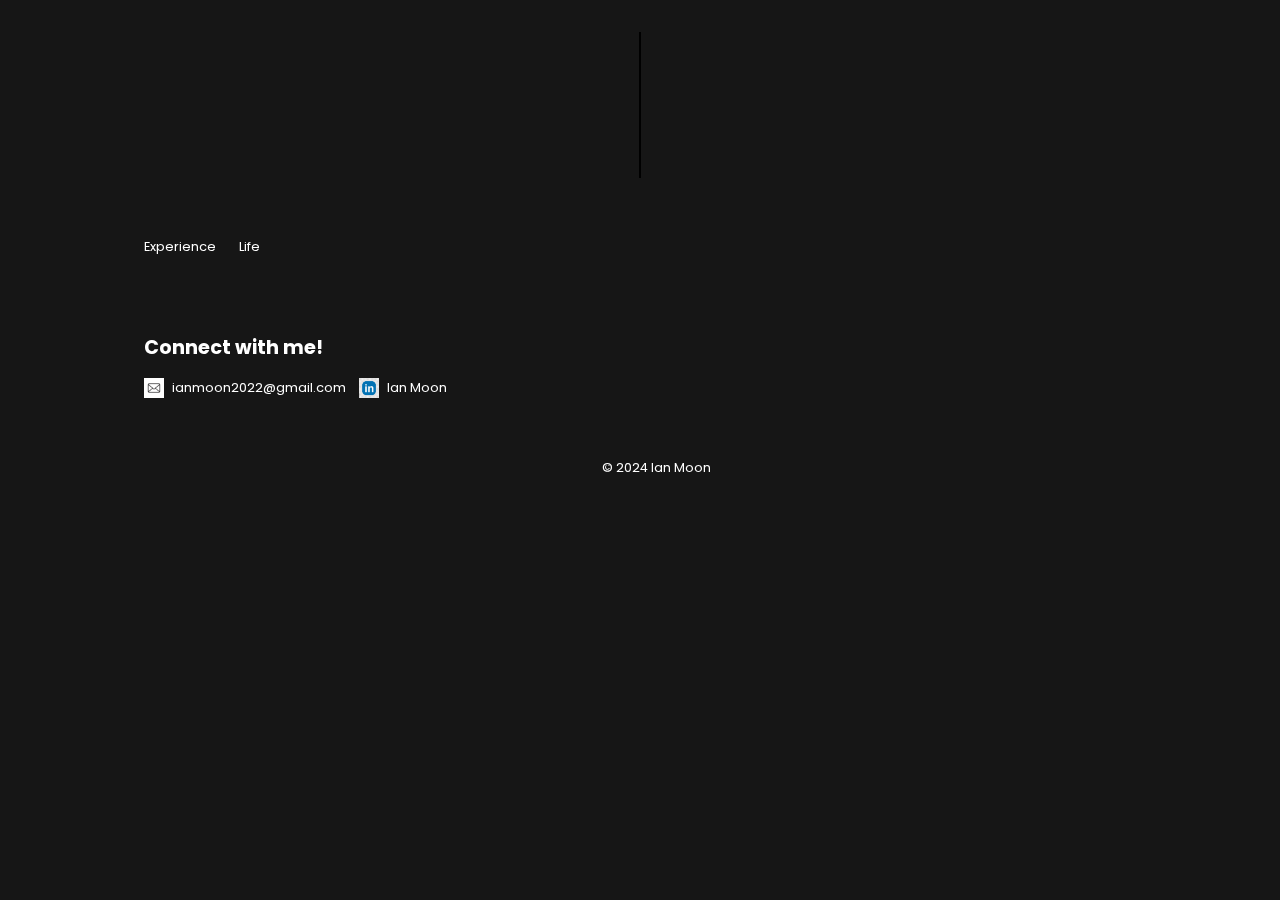
<file: index.html>
<!DOCTYPE html>
<html lang="en">
<head>
    <meta charset="UTF-8">
    <meta name="viewport" content="width=device-width, initial-scale=1.0">
    <title>Ian Moon - Portfolio</title>
    <link href="https://fonts.googleapis.com/css2?family=Poppins:wght@400;600&display=swap" rel="stylesheet">
    <link rel="stylesheet" href="src/index.css">
</head>
<body>
    <div id="particles-js"></div>
    <section id="about">
        <div class="typing-effect">
        <h1>Ian Moon</h1> 
        </div>
    </section>
    <section id="menu">
        <div class="menu">
            <nav>
                <ul>
                    <li><a href="src/experience.html">Experience</a></li>
                    <li><a href="src/life.html">Life</a></li>
                </ul>
            </nav>
        </div>

    </section>
    <section id="contact">
        <h2>Connect with me!</h2>
        <img src="resources/email-icon.jpg" alt="Email Icon" class="email-icon"> 
        <a href="mailto:ianmoon2022@gmail.com">ianmoon2022@gmail.com</a>
        <img src="resources/linkedin.jpg" alt="LinkedIn Icon" class="linkedin-icon"> 
        <a href="https://www.linkedin.com/in/ianhmoon/">Ian Moon</a>
    </section>

    <footer>
        <p>&copy; 2024 Ian Moon</p>
    </footer>
    <script src="src/index.js"></script>
</body>
</html>
</file>
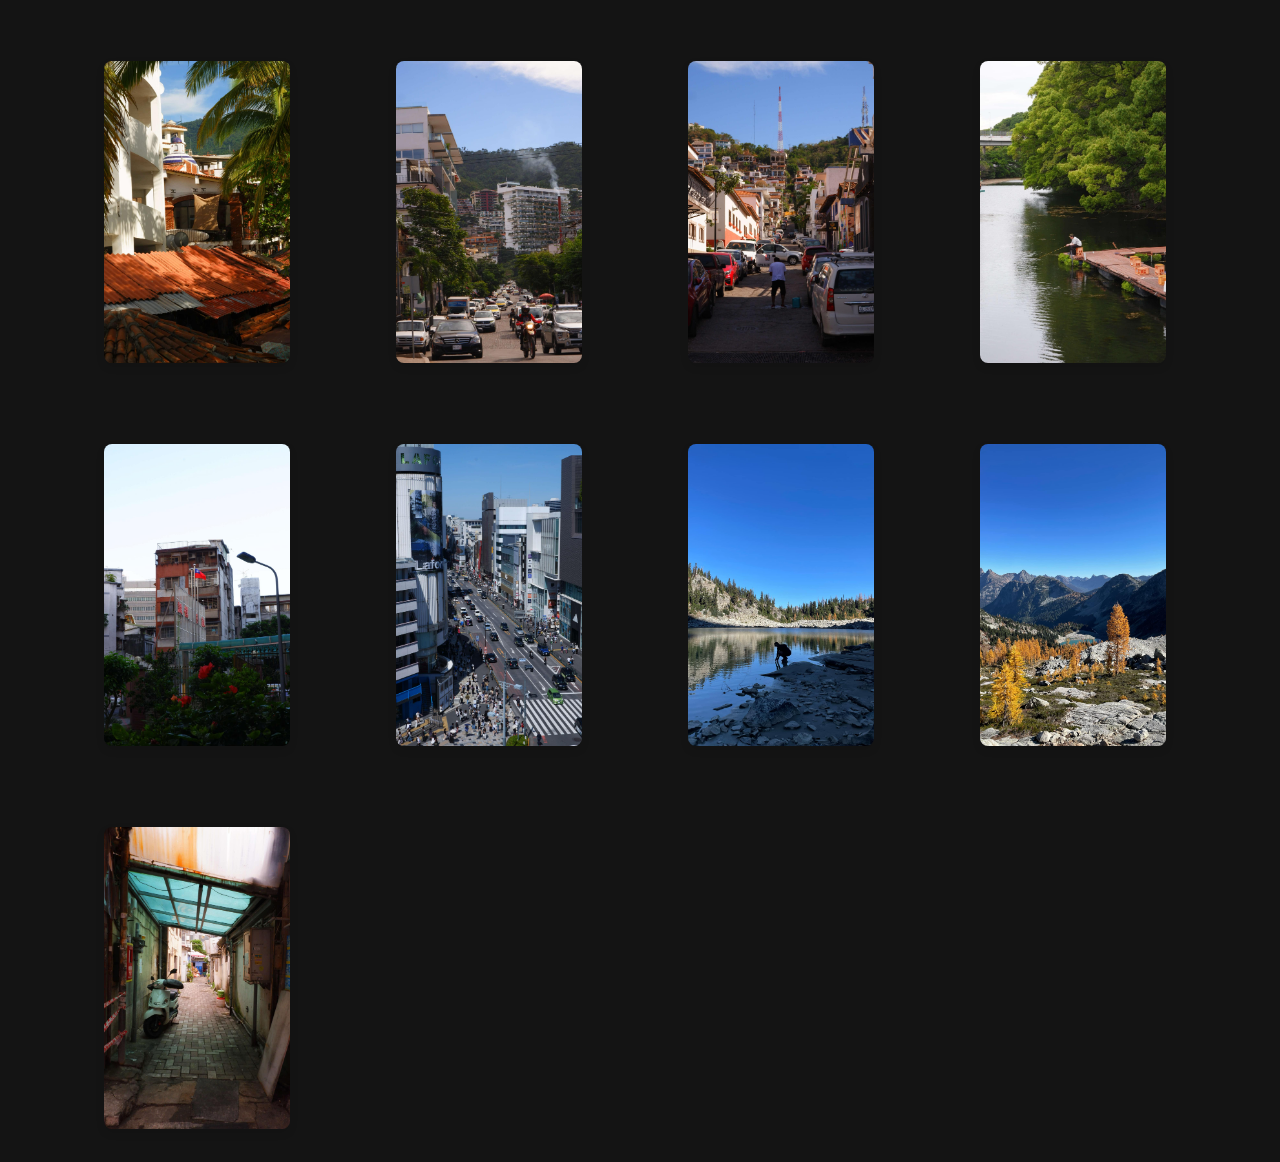
<file: src/life.html>
<!DOCTYPE html>
<html lang="en">
<head>
    <meta charset="UTF-8">
    <meta name="viewport" content="width=device-width, initial-scale=1.0">
    <title>Ian Moon - Portfolio</title>
    <link href="https://fonts.googleapis.com/css2?family=Poppins:wght@400;600&display=swap" rel="stylesheet">
    <link rel="stylesheet" href="life.css">
</head>

<div class="gallery" id="gallery"></div>

</div>

<script src="life.js"></script>
</file>
<file: src/index.css>
/* Keyframes for the typing animation */
@keyframes typing {
    0% { width: 0; }
    100% { width: 100%; }
  }
  
  /* Style for the text container */
  .typing-effect {
    overflow: hidden; /* Hide the extra text */
    white-space: nowrap; /* Prevent text from wrapping */
    border-right: 2px solid black; /* Simulate the cursor */
    width: 0; /* Start with no width */
    animation: typing 3s steps(30) 1s forwards, blink 0.75s step-end 1s forwards; /* Typing and blinking cursor */
  }
  
  /* Cursor blinking animation */
  @keyframes blink {
    50% { border-color: transparent; }
    100% {border-color: transparent;}
  }
  

/* Consolidated Padding and Margin for Experience Classes */
.experience-ubc, .experience-ea, .experience-sfu, .resume {
    padding: 1rem;
    margin: 1rem 0;
}

/* Hover Effects Consolidated */
.experience-ubc:hover, .experience-ea:hover, .experience-sfu:hover {
    background-color: #002145; /* Set unique hover color if needed */
    padding: 1rem;
    margin: 1rem 0;
    transform: translateY(-10px);
}

/* Fixed Redundant Padding and Margin */
.resume {
    padding: 20px;
    margin: 20px 0;
}

/* Shortened #particles-js Properties */
#particles-js {
    position: fixed;
    inset: 0; /* Shortened for top, left, right, and bottom: 0 */
    z-index: -1;
    width: 100%;
    height: 100%;
}

@media (max-width: 1200px) {

    .responsive-image {
        display: none;
    }
    body {
        font-size: 1.5vw !important;
        padding: 0px !important;
    }
}

@media (max-width: 400px) {
    #about {
        font-size: 6vw !important;
    }

    .resume {
        font-size: 3.5vw !important;
        max-width: 60% !important;
    }

    body {
        font-size: 4vw !important;
        padding: 0px !important;
    }
    .exp-text-ea {
        margin-left: 0px !important;
    }
}


/* Other styles from the original CSS file */
#about {
    text-align: center;
    display: flex;
    flex-direction: column;
    font-size: 2vw;
    justify-content: center;
    align-items: center;
}

body {
    font-family: 'Poppins', sans-serif;
    font-size: 1vw;
    margin: 0;
    padding: 0 10vw;
    box-sizing: border-box;
    background-color: rgb(22, 22, 22);
    color: rgb(255, 255, 255);
    overflow-x: hidden;
    justify-content: center;
    align-items: center;
}

#experience{
    margin-left: 10px;
}

header {
    background-color: rgb(22, 22, 22);
    color: white;
    padding: 1rem;
    text-align: center;
}

nav ul {
    list-style-type: none;
    padding: 0;
}

nav ul li {
    display: inline;
    margin-right: 20px;
}

nav ul li a {
    color: white;
    text-decoration: none;
}

section {
    padding: 1rem;
    margin: 1rem 0;
}

footer {
    text-align: center;
    padding: 1rem;
    background-color: rgb(22, 22, 22);
    color: white;
    position: relative;
    width: 100%;
    bottom: 0;
}

.exp-text {
    flex-grow: 1; /* Allow text container to take up available space */
    margin-right: 20px; /* Space between text and image */  
}

.exp-text-ea {
    flex-grow: 1;
    margin-left: 20px;
}

.experience-ubc:hover {
    background-color: #002145;
    padding: 1rem;
    margin: 1rem 0;
}

.experience-ea:hover {
    background-color: #6E34EB;
    padding: 1rem;
    margin: 1rem 0;
}

.experience-sfu:hover {
    background-color: #A6192E;
    padding: 1rem;
    margin: 1rem 0;
}

.resume:hover {
    padding: 1rem;
    margin: 1rem 0;
    transform: translateY(-10px); /* Slight lift on hover */
    background-color: rgb(65, 65, 65);
}

.resume {
    max-width: 10%;
    font-size: 0.8vw;
    border-radius: 10px;
    box-shadow: 0 8px 16px rgba(255, 255, 255, 0.1);
    padding: 20px;
    margin: 20px 0;
    transition: transform 0.3s ease;
    padding: 1rem;
    margin: 1rem 0;
}

.experience-sfu{
    margin-left: 10px !important;
}

.experience-ubc, .experience-ea, .experience-sfu {
    display: flex;
    justify-content: space-between; 
    border-radius: 10px;
    box-shadow: 0 8px 16px rgba(255, 255, 255, 0.1);
    padding: 20px;
    margin: 20px 0;
    transition: transform 0.3s ease;
    padding: 1rem;
    margin: 1rem 0;
}

.experience-ubc:hover, .experience-ea:hover, .experience-sfu:hover {
    transform: translateY(-10px); /* Slight lift on hover */
}

a {
    text-decoration: none; /* Remove underline if desired */
    transition: color 0.3s ease-in-out; /* Smooth transition when color changes */
    color: #ffffff; 
}

a:visited {
    color: #ffffff; 
}

.responsive-image {
    object-fit: cover;
    width: 40vw;
    height: auto;
    min-width: 350px;
    transition: transform 0.3s ease, filter 0.3s ease;
}

#particles-js {
    position: fixed;
    top: 0;
    left: 0;
    width: 100%;
    height: 100%;
    z-index: -1; /* Ensure it stays behind other content */
}

.email-icon, .linkedin-icon {
    width: 20px;
    height: auto;
    vertical-align: middle;
    margin-right: 5px;
}

.linkedin-icon {
    margin-left: 10px;
}

.fade-in {
    opacity: 0; /* Start invisible */
    animation: fadeIn 2s ease-in forwards; /* 2s fade-in effect */
}

@keyframes fadeIn {
    to {
        opacity: 1; /* End at full visibility */
    }
}

.slide-in-left {
    transform: translateX(-30%); /* Start off-screen to the left */
    opacity: 0; /* Start invisible */
    transition: transform 2s ease, opacity 2s ease; /* Slow transition */
}

.slide-in-right {
    transform: translateX(30%); /* Start off-screen to the right */
    opacity: 0; /* Start invisible */
    transition: transform 2s ease, opacity 2s ease; /* Slow transition */
}

.slide-in-right-2 {
    transform: translateX(-30%); /* Start off-screen to the left */
    opacity: 0; /* Start invisible */
    transition: transform 2s ease, opacity 2s ease; /* Slow transition */
}

.visible {
    transform: translateX(0); /* End at original position */
    opacity: 1; /* Fully visible */
}

.logotext {
    display: flex; /* Use flexbox to align items */
    align-items: center; /* Center items vertically */
}

.logo {
    margin-left: 20px;
    width: 60px; /* Adjust size as needed */
    height: auto; /* Adjust size as needed */
}
</file>
<file: src/life.css>
body {
    font-family: Arial, sans-serif;
    margin: 0;
    padding: 0;
    display: flex;
    justify-content: center;
    align-items: center;
    height: 100vh;
    background-color: #141414;
  }


.gallery {
    display: grid;
    grid-template-columns: repeat(auto-fit, minmax(250px, 1fr)); /* Adjusts column size based on available space */
    gap: 16px;
    width: 90%;
    height: 90%;
    max-width: 1200px;
    margin: auto;
  }
  
  .gallery img {
    width: 95%;
    max-width: 400px; /* Ensures each image never exceeds 400px */
    height: 90%; /* Maintains aspect ratio */
    object-fit: cover; /* Keeps the entire image visible */
    border-radius: 8px;
    box-shadow: 0 4px 8px rgba(0, 0, 0, 0.1);
    transition: transform 0.3s ease;
  }
  
  .gallery img:hover {
    transform: scale(1.15);
  }

  .gallery-item figcaption {
    position: absolute;
    top: 0;
    left: 0;
    width: 100%;
    height: 100%;
    display: flex;
    align-items: center;
    justify-content: center;
    background: rgba(0, 0, 0, 0.6);
    color: #fff;
    opacity: 0;
    z-index: 1; /* Ensure figcaption is above the image */
    pointer-events: none; /* Allow hover effect on image */
    transition: opacity 0.3s ease;
  }

  /* Show caption on hover */
.gallery-item:hover figcaption {
    opacity: 1;
  }
</file>
